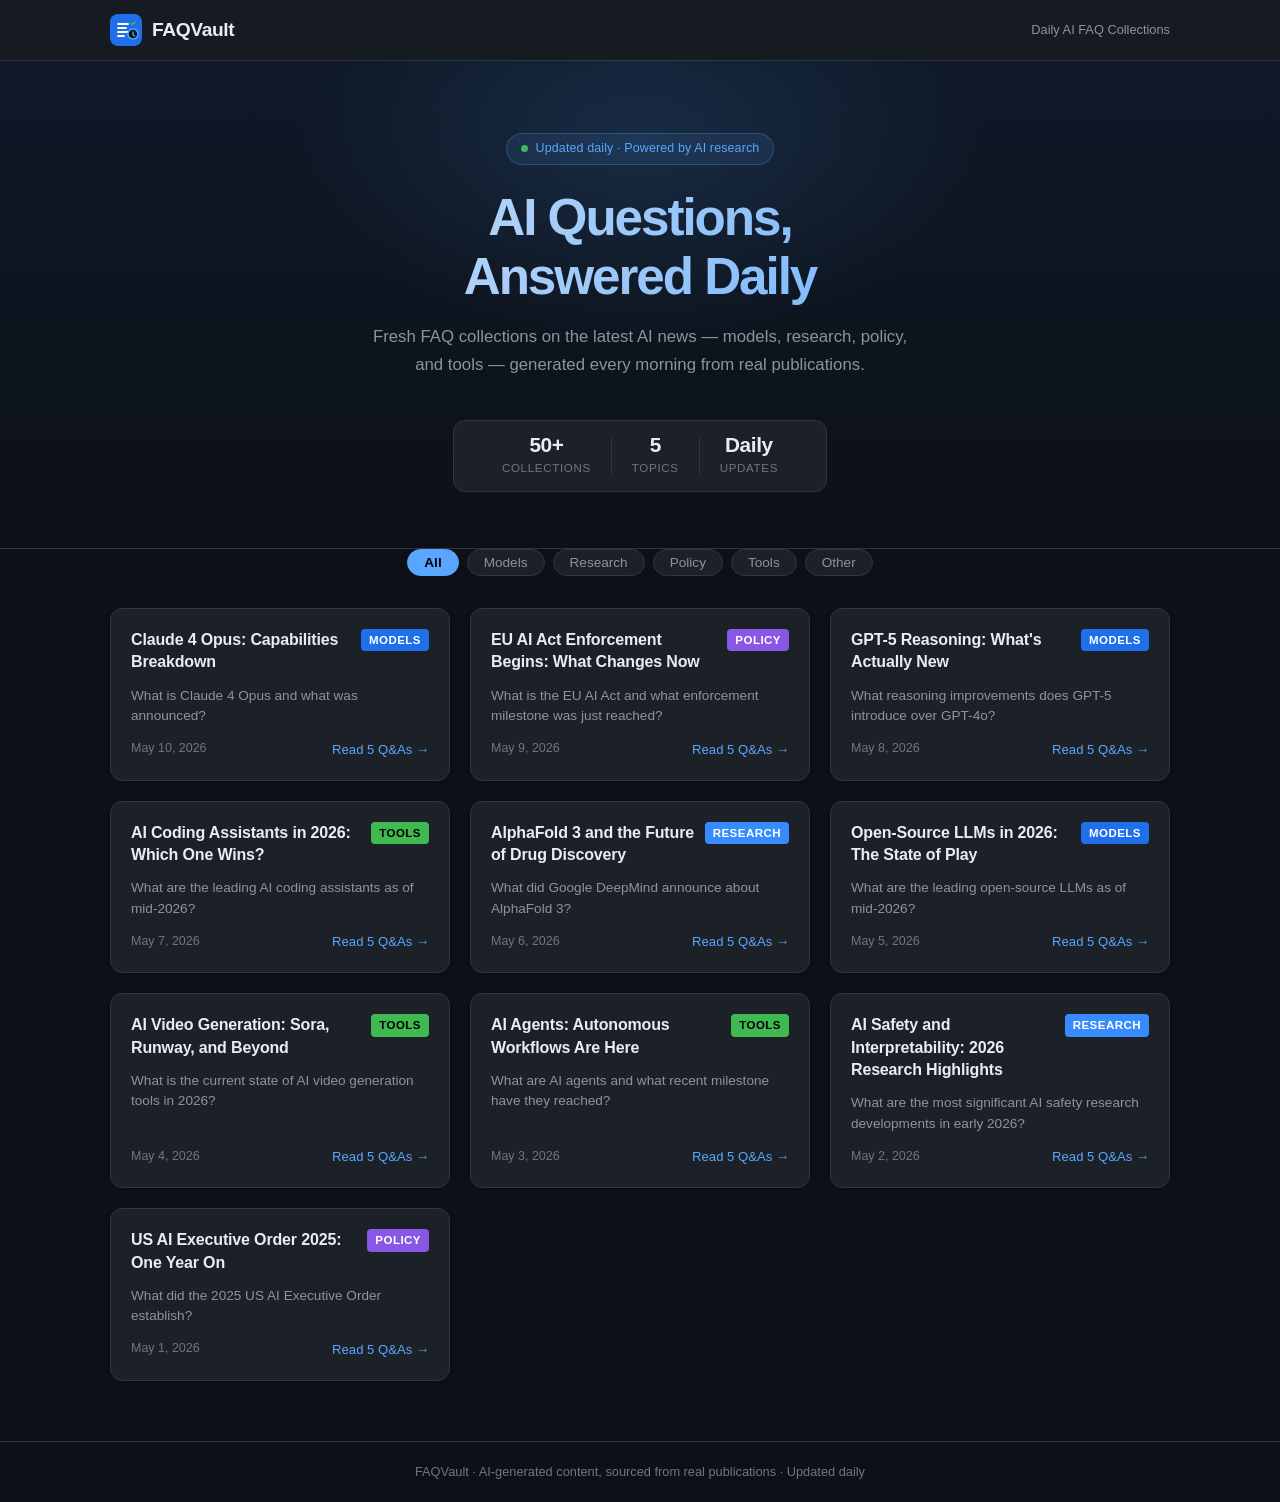
<file: index.html>
<!DOCTYPE html>
<html lang="en">
<head>
  <meta charset="UTF-8" />
  <meta name="viewport" content="width=device-width, initial-scale=1.0" />
  <meta name="description" content="FAQVault — Daily AI-focused FAQ collections, researched and written by AI, published automatically every morning." />
  <title>FAQVault — Daily AI FAQ Collections</title>
  <link rel="stylesheet" href="css/style.css" />
</head>
<body>

  <!-- Header -->
  <header class="site-header">
    <div class="container">
      <a href="index.html" class="logo-link">
        <!-- Inline SVG logo -->
        <svg width="32" height="32" viewBox="0 0 32 32" fill="none" xmlns="http://www.w3.org/2000/svg" aria-hidden="true">
          <rect width="32" height="32" rx="8" fill="#1f6feb"/>
          <path d="M8 10h10M8 14h8M8 18h10M8 22h6" stroke="#fff" stroke-width="1.8" stroke-linecap="round"/>
          <circle cx="23" cy="20" r="5" fill="#0d1117" stroke="#58a6ff" stroke-width="1.5"/>
          <path d="M23 18v2.5l1.5 1.5" stroke="#58a6ff" stroke-width="1.4" stroke-linecap="round" stroke-linejoin="round"/>
          <path d="M21 9l1.5 1.5L25 8" stroke="#3fb950" stroke-width="1.5" stroke-linecap="round" stroke-linejoin="round"/>
        </svg>
        FAQVault
      </a>
      <span class="tagline">Daily AI FAQ Collections</span>
    </div>
  </header>

  <!-- Hero -->
  <main>
    <section class="hero">
      <div class="hero-glow" aria-hidden="true"></div>
      <div class="container">
        <div class="hero-badge">
          <span class="hero-badge-dot" aria-hidden="true"></span>
          Updated daily &middot; Powered by AI research
        </div>
        <h1>AI Questions,<br>Answered Daily</h1>
        <p>Fresh FAQ collections on the latest AI news — models, research, policy, and tools — generated every morning from real publications.</p>
        <div class="hero-stats" aria-label="Site statistics">
          <div class="hero-stat">
            <span class="hero-stat-number">50+</span>
            <span class="hero-stat-label">Collections</span>
          </div>
          <div class="hero-stat-divider" aria-hidden="true"></div>
          <div class="hero-stat">
            <span class="hero-stat-number">5</span>
            <span class="hero-stat-label">Topics</span>
          </div>
          <div class="hero-stat-divider" aria-hidden="true"></div>
          <div class="hero-stat">
            <span class="hero-stat-number">Daily</span>
            <span class="hero-stat-label">Updates</span>
          </div>
        </div>
      </div>
    </section>

    <!-- Filter Bar -->
    <div class="container">
      <div class="filter-bar" id="filterBar">
        <button class="filter-btn active" data-topic="All">All</button>
        <button class="filter-btn" data-topic="Models">Models</button>
        <button class="filter-btn" data-topic="Research">Research</button>
        <button class="filter-btn" data-topic="Policy">Policy</button>
        <button class="filter-btn" data-topic="Tools">Tools</button>
        <button class="filter-btn" data-topic="Other">Other</button>
      </div>

      <!-- Cards Grid -->
      <div class="cards-grid" id="cardsGrid">
        <div class="empty-state"><p>Loading FAQ collections…</p></div>
      </div>
    </div>
  </main>

  <!-- Footer -->
  <footer class="site-footer">
    <div class="container">
      <p>FAQVault · AI-generated content, sourced from real publications · Updated daily</p>
    </div>
  </footer>

  <script src="js/main.js"></script>
</body>
</html>
</file>
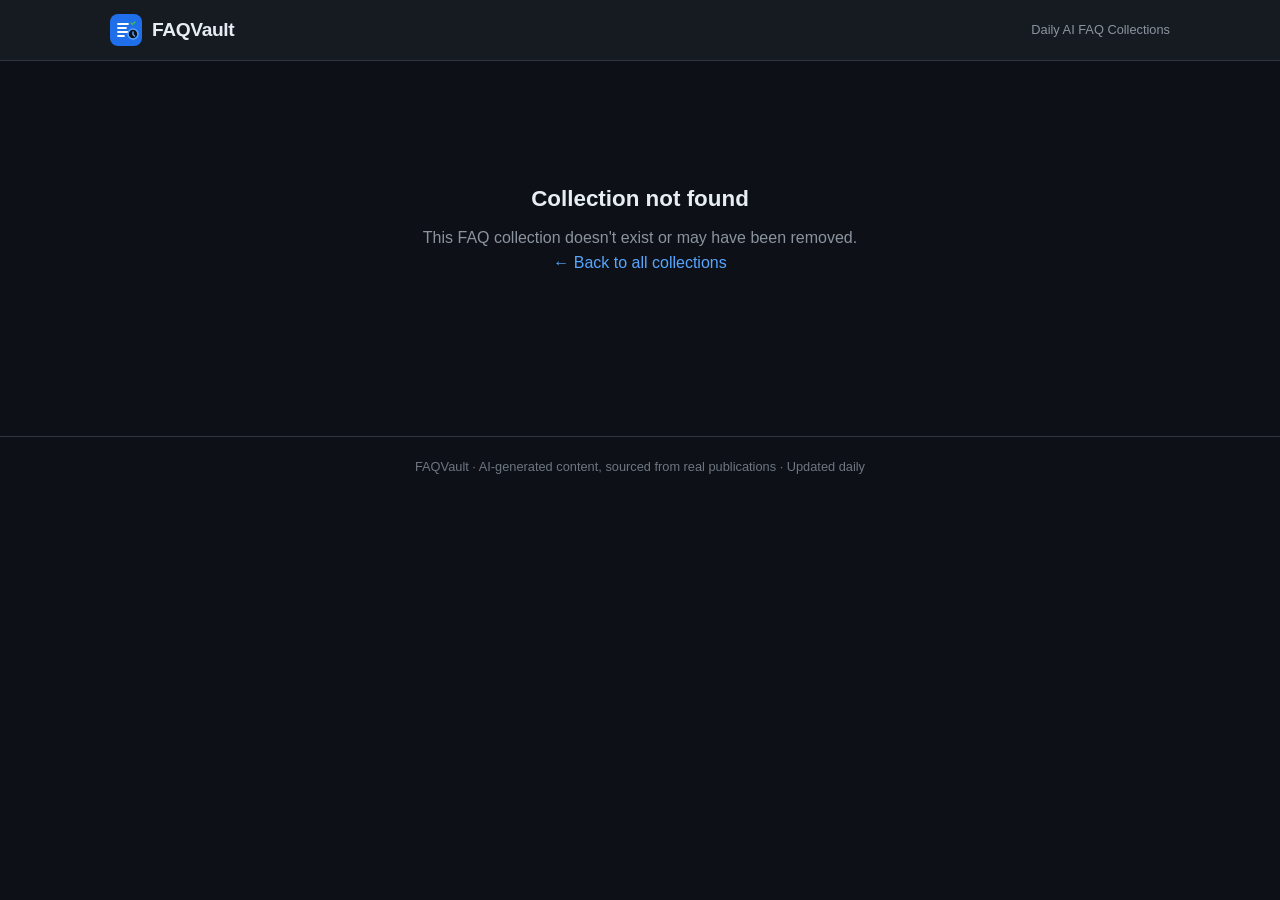
<file: faq.html>
<!DOCTYPE html>
<html lang="en">
<head>
  <meta charset="UTF-8" />
  <meta name="viewport" content="width=device-width, initial-scale=1.0" />
  <meta name="description" content="FAQVault — AI FAQ detail page" />
  <title>FAQVault</title>
  <link rel="stylesheet" href="css/style.css" />
</head>
<body>

  <!-- Header -->
  <header class="site-header">
    <div class="container">
      <a href="index.html" class="logo-link">
        <svg width="32" height="32" viewBox="0 0 32 32" fill="none" xmlns="http://www.w3.org/2000/svg" aria-hidden="true">
          <rect width="32" height="32" rx="8" fill="#1f6feb"/>
          <path d="M8 10h10M8 14h8M8 18h10M8 22h6" stroke="#fff" stroke-width="1.8" stroke-linecap="round"/>
          <circle cx="23" cy="20" r="5" fill="#0d1117" stroke="#58a6ff" stroke-width="1.5"/>
          <path d="M23 18v2.5l1.5 1.5" stroke="#58a6ff" stroke-width="1.4" stroke-linecap="round" stroke-linejoin="round"/>
          <path d="M21 9l1.5 1.5L25 8" stroke="#3fb950" stroke-width="1.5" stroke-linecap="round" stroke-linejoin="round"/>
        </svg>
        FAQVault
      </a>
      <span class="tagline">Daily AI FAQ Collections</span>
    </div>
  </header>

  <!-- Detail content injected by faq.js -->
  <main>
    <div class="container">
      <div id="faqDetail" class="faq-detail">
        <div class="empty-state"><p>Loading…</p></div>
      </div>
    </div>
  </main>

  <!-- Footer -->
  <footer class="site-footer">
    <div class="container">
      <p>FAQVault · AI-generated content, sourced from real publications · Updated daily</p>
    </div>
  </footer>

  <script src="js/faq.js"></script>
</body>
</html>
</file>
<file: css/style.css>
/* ── FAQVault — style.css ── */

/* ── Custom Properties ── */
:root {
  --bg:          #0d1117;
  --bg-surface:  #161b22;
  --bg-card:     #1c2128;
  --border:      #30363d;
  --text:        #e6edf3;
  --text-muted:  #8b949e;
  --text-subtle: #6e7681;
  --accent:      #58a6ff;
  --accent-hover:#79b8ff;

  /* Sub-topic badge colours */
  --badge-models:   #1f6feb;
  --badge-research: #388bfd;
  --badge-policy:   #8957e5;
  --badge-tools:    #3fb950;
  --badge-other:    #d29922;

  --radius:    8px;
  --radius-lg: 12px;
  --shadow:    0 1px 3px rgba(0,0,0,0.4);
  --shadow-lg: 0 4px 16px rgba(0,0,0,0.5);
  --transition: 160ms ease;
}

/* ── Reset ── */
*, *::before, *::after { box-sizing: border-box; margin: 0; padding: 0; }
html { scroll-behavior: smooth; }
body {
  font-family: -apple-system, BlinkMacSystemFont, 'Segoe UI', Roboto, Helvetica, Arial, sans-serif;
  background: var(--bg);
  color: var(--text);
  line-height: 1.6;
  min-height: 100vh;
}
a { color: var(--accent); text-decoration: none; }
a:hover { color: var(--accent-hover); text-decoration: underline; }
img, svg { display: block; }

/* ── Layout ── */
.container {
  width: 100%;
  max-width: 1100px;
  margin: 0 auto;
  padding: 0 20px;
}

/* ── Header / Nav ── */
.site-header {
  background: var(--bg-surface);
  border-bottom: 1px solid var(--border);
  padding: 14px 0;
  position: sticky;
  top: 0;
  z-index: 100;
}
.site-header .container {
  display: flex;
  align-items: center;
  justify-content: space-between;
  gap: 16px;
}
.logo-link {
  display: flex;
  align-items: center;
  gap: 10px;
  color: var(--text);
  font-weight: 700;
  font-size: 1.2rem;
  letter-spacing: -0.02em;
}
.logo-link:hover { color: var(--accent); text-decoration: none; }
.logo-link svg { flex-shrink: 0; }
.tagline {
  font-size: 0.8rem;
  color: var(--text-muted);
  display: none;
}
@media (min-width: 480px) { .tagline { display: block; } }

/* ── Hero ── */
.hero {
  position: relative;
  padding: 72px 0 56px;
  text-align: center;
  overflow: hidden;
  background: linear-gradient(180deg, rgba(31,111,235,0.08) 0%, transparent 100%);
  border-bottom: 1px solid var(--border);
}
.hero-glow {
  position: absolute;
  top: -120px;
  left: 50%;
  transform: translateX(-50%);
  width: 700px;
  height: 400px;
  background: radial-gradient(ellipse at center, rgba(88,166,255,0.14) 0%, transparent 70%);
  pointer-events: none;
}
.hero-badge {
  display: inline-flex;
  align-items: center;
  gap: 8px;
  background: rgba(88,166,255,0.1);
  border: 1px solid rgba(88,166,255,0.25);
  border-radius: 20px;
  padding: 5px 14px;
  font-size: 0.78rem;
  color: var(--accent);
  letter-spacing: 0.01em;
  margin-bottom: 24px;
}
.hero-badge-dot {
  width: 7px;
  height: 7px;
  border-radius: 50%;
  background: #3fb950;
  flex-shrink: 0;
  box-shadow: 0 0 0 0 rgba(63,185,80,0.5);
  animation: pulse-dot 2s ease-in-out infinite;
}
@keyframes pulse-dot {
  0%, 100% { box-shadow: 0 0 0 0 rgba(63,185,80,0.5); }
  50%       { box-shadow: 0 0 0 5px rgba(63,185,80,0); }
}
.hero h1 {
  font-size: clamp(2rem, 5vw, 3.2rem);
  font-weight: 800;
  letter-spacing: -0.04em;
  line-height: 1.15;
  margin-bottom: 16px;
  background: linear-gradient(135deg, var(--text) 0%, var(--accent) 100%);
  -webkit-background-clip: text;
  -webkit-text-fill-color: transparent;
  background-clip: text;
}
.hero p {
  color: var(--text-muted);
  font-size: 1.05rem;
  max-width: 540px;
  margin: 0 auto 36px;
  line-height: 1.7;
}
.hero-stats {
  display: inline-flex;
  align-items: center;
  gap: 0;
  background: var(--bg-card);
  border: 1px solid var(--border);
  border-radius: var(--radius-lg);
  padding: 14px 28px;
  margin-top: 4px;
}
.hero-stat {
  display: flex;
  flex-direction: column;
  align-items: center;
  gap: 3px;
  padding: 0 20px;
}
.hero-stat-number {
  font-size: 1.3rem;
  font-weight: 700;
  color: var(--text);
  letter-spacing: -0.02em;
  line-height: 1;
}
.hero-stat-label {
  font-size: 0.72rem;
  color: var(--text-subtle);
  text-transform: uppercase;
  letter-spacing: 0.06em;
}
.hero-stat-divider {
  width: 1px;
  height: 36px;
  background: var(--border);
  flex-shrink: 0;
}

/* ── Filter Bar ── */
.filter-bar {
  display: flex;
  flex-wrap: wrap;
  gap: 8px;
  padding: 0 0 32px;
  justify-content: center;
}
.filter-btn {
  background: var(--bg-card);
  border: 1px solid var(--border);
  color: var(--text-muted);
  border-radius: 20px;
  padding: 5px 16px;
  font-size: 0.85rem;
  cursor: pointer;
  transition: background var(--transition), color var(--transition), border-color var(--transition);
}
.filter-btn:hover {
  border-color: var(--accent);
  color: var(--text);
}
.filter-btn.active {
  background: var(--accent);
  border-color: var(--accent);
  color: #000;
  font-weight: 600;
}

/* ── Cards Grid ── */
.cards-grid {
  display: grid;
  grid-template-columns: repeat(auto-fill, minmax(300px, 1fr));
  gap: 20px;
  padding-bottom: 60px;
}

/* ── FAQ Card ── */
.faq-card {
  background: var(--bg-card);
  border: 1px solid var(--border);
  border-radius: var(--radius-lg);
  padding: 20px;
  display: flex;
  flex-direction: column;
  gap: 12px;
  box-shadow: var(--shadow);
  transition: border-color var(--transition), box-shadow var(--transition), transform var(--transition);
}
.faq-card:hover {
  border-color: #484f57;
  box-shadow: var(--shadow-lg);
  transform: translateY(-2px);
}
.card-header {
  display: flex;
  align-items: flex-start;
  justify-content: space-between;
  gap: 10px;
}
.faq-card h2 {
  font-size: 1rem;
  font-weight: 600;
  line-height: 1.4;
  letter-spacing: -0.01em;
}
.faq-card h2 a { color: var(--text); }
.faq-card h2 a:hover { color: var(--accent); text-decoration: none; }
.card-meta {
  display: flex;
  align-items: center;
  justify-content: space-between;
  margin-top: auto;
}
.card-date {
  font-size: 0.78rem;
  color: var(--text-subtle);
}
.card-link {
  font-size: 0.82rem;
  color: var(--accent);
  font-weight: 500;
}
.card-link:hover { color: var(--accent-hover); text-decoration: none; }
.card-preview {
  font-size: 0.85rem;
  color: var(--text-muted);
  line-height: 1.5;
  display: -webkit-box;
  -webkit-line-clamp: 3;
  -webkit-box-orient: vertical;
  overflow: hidden;
}

/* ── Sub-topic Badges ── */
.badge {
  display: inline-block;
  border-radius: 4px;
  padding: 2px 8px;
  font-size: 0.72rem;
  font-weight: 600;
  text-transform: uppercase;
  letter-spacing: 0.04em;
  white-space: nowrap;
  flex-shrink: 0;
}
.badge-Models   { background: var(--badge-models);   color: #fff; }
.badge-Research { background: var(--badge-research); color: #fff; }
.badge-Policy   { background: var(--badge-policy);   color: #fff; }
.badge-Tools    { background: var(--badge-tools);    color: #000; }
.badge-Other    { background: var(--badge-other);    color: #000; }

/* ── Empty State ── */
.empty-state {
  text-align: center;
  padding: 60px 20px;
  color: var(--text-muted);
  grid-column: 1 / -1;
}
.empty-state p { font-size: 1rem; }

/* ── FAQ Detail Page ── */
.faq-detail {
  max-width: 760px;
  margin: 0 auto;
  padding: 40px 0 80px;
}
.faq-detail-header {
  margin-bottom: 32px;
}
.faq-detail-header .back-link {
  display: inline-flex;
  align-items: center;
  gap: 6px;
  color: var(--text-muted);
  font-size: 0.88rem;
  margin-bottom: 20px;
}
.faq-detail-header .back-link:hover { color: var(--accent); text-decoration: none; }
.faq-detail-header h1 {
  font-size: clamp(1.3rem, 3vw, 1.9rem);
  font-weight: 700;
  letter-spacing: -0.03em;
  line-height: 1.3;
  margin-bottom: 12px;
}
.detail-meta {
  display: flex;
  align-items: center;
  gap: 12px;
  flex-wrap: wrap;
}
.detail-date {
  font-size: 0.85rem;
  color: var(--text-muted);
}
.copy-link-btn {
  background: var(--bg-card);
  border: 1px solid var(--border);
  color: var(--text-muted);
  border-radius: var(--radius);
  padding: 4px 12px;
  font-size: 0.8rem;
  cursor: pointer;
  transition: color var(--transition), border-color var(--transition);
}
.copy-link-btn:hover { color: var(--text); border-color: var(--accent); }
.copy-link-btn.copied { color: var(--badge-tools); border-color: var(--badge-tools); }

/* ── Accordion ── */
.accordion {
  display: flex;
  flex-direction: column;
  gap: 12px;
}
.accordion-item {
  background: var(--bg-card);
  border: 1px solid var(--border);
  border-radius: var(--radius-lg);
  overflow: hidden;
  transition: border-color var(--transition);
}
.accordion-item.open { border-color: #484f57; }
.accordion-btn {
  width: 100%;
  background: none;
  border: none;
  padding: 18px 20px;
  display: flex;
  align-items: center;
  justify-content: space-between;
  gap: 16px;
  cursor: pointer;
  text-align: left;
  color: var(--text);
  font-size: 1rem;
  font-weight: 600;
  line-height: 1.4;
  transition: background var(--transition);
}
.accordion-btn:hover { background: rgba(255,255,255,0.03); }
.accordion-btn .q-number {
  display: inline-block;
  min-width: 26px;
  height: 26px;
  line-height: 26px;
  text-align: center;
  border-radius: 50%;
  background: var(--bg-surface);
  font-size: 0.78rem;
  font-weight: 700;
  color: var(--accent);
  flex-shrink: 0;
  border: 1px solid var(--border);
}
.accordion-btn .q-text { flex: 1; }
.accordion-icon {
  width: 18px;
  height: 18px;
  flex-shrink: 0;
  color: var(--text-muted);
  transition: transform var(--transition);
}
.accordion-item.open .accordion-icon { transform: rotate(45deg); }

.accordion-body {
  max-height: 0;
  overflow: hidden;
  transition: max-height 280ms ease;
}
.accordion-item.open .accordion-body { max-height: 800px; }
.accordion-body-inner {
  padding: 0 20px 20px 62px;
  color: var(--text-muted);
  font-size: 0.93rem;
  line-height: 1.7;
}
.accordion-body-inner .answer-text { white-space: pre-line; }
.accordion-body-inner .source-line {
  display: block;
  margin-top: 12px;
  font-size: 0.8rem;
  color: var(--text-subtle);
  font-style: italic;
}

/* ── Not Found / Error ── */
.not-found {
  text-align: center;
  padding: 80px 20px;
  color: var(--text-muted);
}
.not-found h2 { font-size: 1.4rem; margin-bottom: 8px; color: var(--text); }
.not-found a { color: var(--accent); }

/* ── Footer ── */
.site-footer {
  border-top: 1px solid var(--border);
  padding: 20px 0;
  text-align: center;
  font-size: 0.8rem;
  color: var(--text-subtle);
}
.site-footer a { color: var(--text-muted); }
.site-footer a:hover { color: var(--accent); }

/* ── Responsive ── */
@media (max-width: 600px) {
  .cards-grid { grid-template-columns: 1fr; }
  .accordion-body-inner { padding-left: 20px; }
  .faq-detail { padding: 24px 0 60px; }
}
</file>
